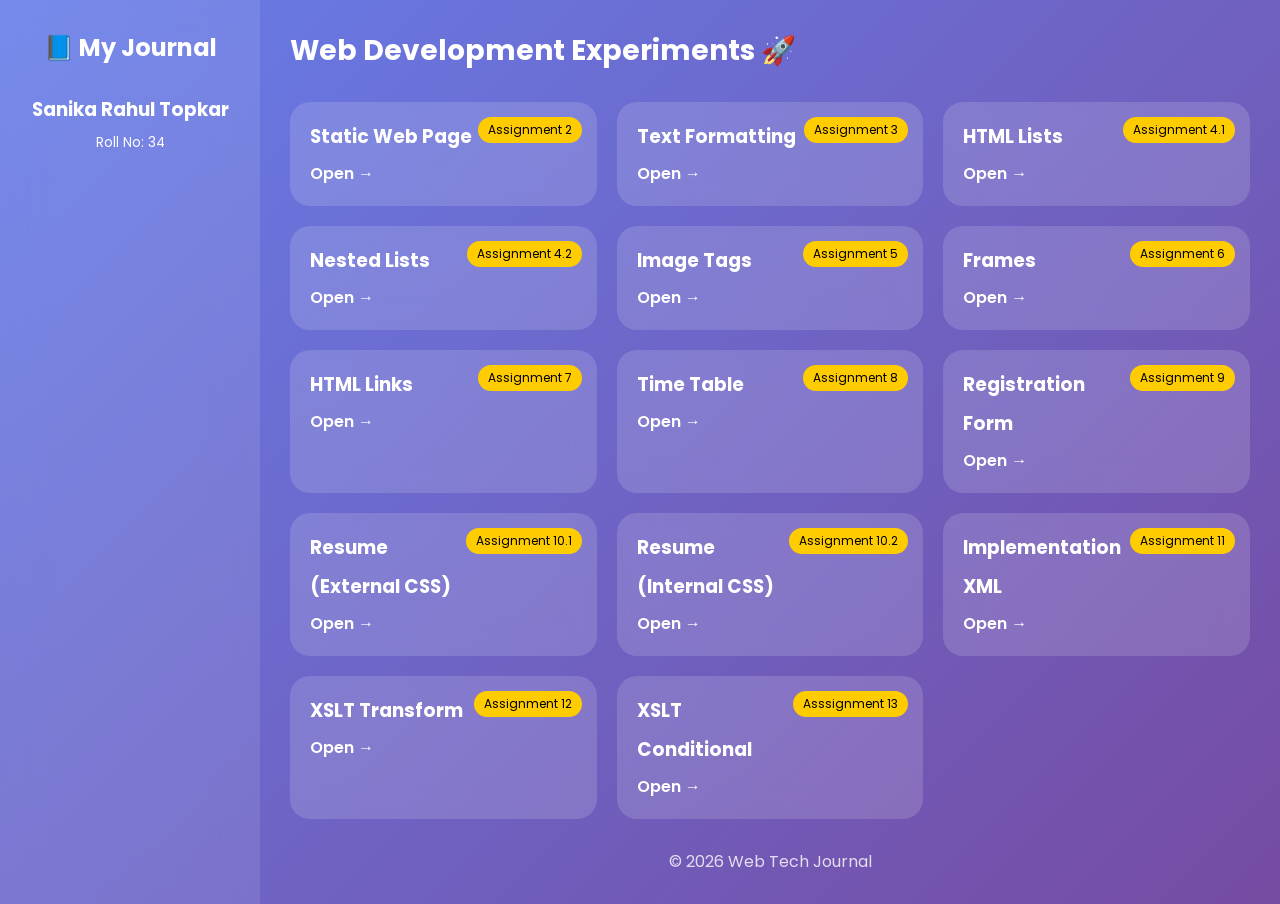
<file: All Assignments/index.html>
<!DOCTYPE html>
<html lang="en">
<head>
<meta charset="UTF-8">
<meta name="viewport" content="width=device-width, initial-scale=1.0">
<title>Web Tech Dashboard</title>

<link href="https://fonts.googleapis.com/css2?family=Poppins:wght@300;400;600&display=swap" rel="stylesheet">

<style>
*{
    margin:0;
    padding:0;
    box-sizing:border-box;
    font-family:'Poppins',sans-serif;
}

body{
    background: linear-gradient(135deg,#667eea,#764ba2);
    min-height:100vh;
    display:flex;
}

/* SIDEBAR */
.sidebar{
    width:260px;
    background: rgba(255,255,255,0.1);
    backdrop-filter: blur(20px);
    padding:30px 20px;
    color:#fff;
}

.sidebar h2{
    text-align:center;
    margin-bottom:30px;
}

.profile{
    text-align:center;
    margin-bottom:30px;
}

.profile h3{
    margin-bottom:5px;
}

/* MAIN */
.main{
    flex:1;
    padding:30px;
}

/* HEADER */
.header{
    display:flex;
    justify-content:space-between;
    align-items:center;
    margin-bottom:30px;
    color:#fff;
}

.header h1{
    font-size:28px;
}

/* GRID */
.grid{
    display:grid;
    grid-template-columns: repeat(auto-fit,minmax(250px,1fr));
    gap:20px;
}

/* CARD */
.card{
    background: rgba(255,255,255,0.15);
    backdrop-filter: blur(15px);
    border-radius:20px;
    padding:20px;
    color:#fff;
    transition:0.3s;
    position:relative;
    overflow:hidden;
}

.card:hover{
    transform:translateY(-8px) scale(1.02);
    background: rgba(255,255,255,0.25);
}

.card h3{
    margin-bottom:10px;
}

.card a{
    text-decoration:none;
    color:#fff;
    font-weight:600;
}

/* TAG */
.tag{
    position:absolute;
    top:15px;
    right:15px;
    font-size:12px;
    background:#ffcc00;
    color:#000;
    padding:4px 10px;
    border-radius:20px;
}

/* FOOTER */
.footer{
    margin-top:30px;
    text-align:center;
    color:#fff;
    opacity:0.8;
}

/* RESPONSIVE */
@media(max-width:768px){
    .sidebar{
        display:none;
    }
}
</style>
</head>

<body>

<!-- SIDEBAR -->
<div class="sidebar">
    <h2>📘 My Journal</h2>

    <div class="profile">
        <h3>Sanika Rahul Topkar</h3>
        <small>Roll No: 34</small>
    </div>
</div>

<!-- MAIN -->
<div class="main">

    <div class="header">
        <h1>Web Development Experiments 🚀</h1>
    </div>

    <div class="grid">

        <div class="card">
            <span class="tag">Assignment 2</span>
            <h3>Static Web Page</h3>
            <a href="../Static Demo.html">Open →</a>
        </div>

        <div class="card">
            <span class="tag">Assignment 3</span>
            <h3>Text Formatting</h3>
            <a href="../Text Formating.html">Open →</a>
        </div>

        <div class="card">
            <span class="tag">Assignment 4.1</span>
            <h3>HTML Lists</h3>
            <a href="../Lists.html">Open →</a>
        </div>

        <div class="card">
            <span class="tag">Assignment 4.2</span>
            <h3>Nested Lists</h3>
            <a href="../Nested Lists.html">Open →</a>
        </div>

        <div class="card">
            <span class="tag">Assignment 5</span>
            <h3>Image Tags</h3>
            <a href="../Image tag.html">Open →</a>
        </div>

        <div class="card">
            <span class="tag">Assignment 6</span>
            <h3>Frames</h3>
            <a href="../Frames.html">Open →</a>
        </div>

        <div class="card">
            <span class="tag">Assignment 7</span>
            <h3>HTML Links</h3>
            <a href="../Link.html">Open →</a>
        </div>

        <div class="card">
            <span class="tag">Assignment 8</span>
            <h3>Time Table</h3>
            <a href="../Timetable.html">Open →</a>
        </div>

        <div class="card">
            <span class="tag">Assignment 9</span>
            <h3>Registration</h3>
             <h3>Form</h3>
            <a href="../Form.html">Open →</a>
        </div>

        <div class="card">
            <span class="tag">Assignment 10.1</span>
            <h3>Resume </h3>
             <h3>(External CSS)</h3>
            <a href="../Resume.html">Open →</a>
        </div>

        <div class="card">
            <span class="tag">Assignment 10.2</span>
            <h3>Resume</h3>
            <h3>(Internal CSS)</h3>
            <a href="../InResume.html">Open →</a>
        </div>

        <div class="card">
            <span class="tag">Assignment 11</span>
            <h3>Implementation</h3>
            <h3>XML</h3>
            <a href="../Assignment 11/student.xml">Open →</a>
        </div>

        <div class="card">
            <span class="tag">Assignment 12</span>
            <h3>XSLT Transform</h3>
            <a href="../Assignment 12/cat.xml">Open →</a>
        </div>

        <div class="card">
            <span class="tag">Asssignment 13</span>
            <h3>XSLT</h3>
            <h3>Conditional</h3>
            <a href="../Assignment 13/student.xml">Open →</a>
        </div>

    </div>

    <div class="footer">
        © 2026 Web Tech Journal
    </div>

</div>

</body>
</html>
</file>
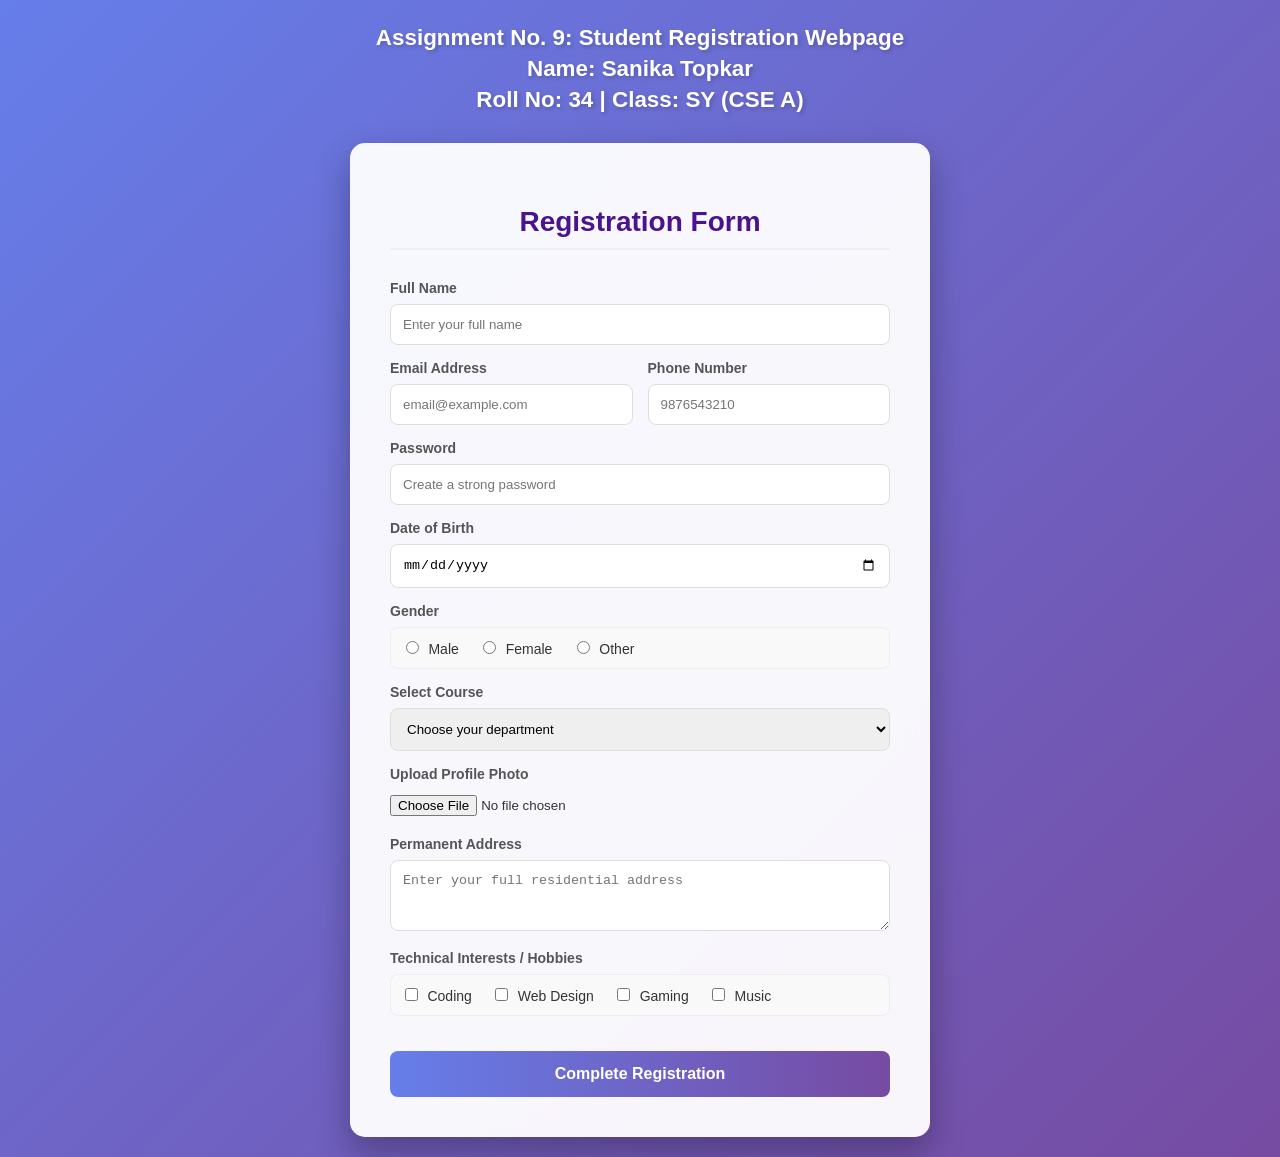
<file: Form.html>
<!DOCTYPE html>
<html lang="en">
<head>
    <meta charset="UTF-8">
    <meta name="viewport" content="width=device-width, initial-scale=1.0">
    <title>Modern Student Registration</title>
    <style>
        /* Base Styling */
        body {
            font-family: 'Segoe UI', Tahoma, Geneva, Verdana, sans-serif;
            background: linear-gradient(135deg, #667eea 0%, #764ba2 100%);
            min-height: 100vh;
            display: flex;
            flex-direction: column;
            align-items: center;
            padding: 20px;
            margin: 0;
            color: #333;
        }

        /* Assignment Header */
        .header-info {
            text-align: center;
            color: white;
            margin-bottom: 25px;
            text-shadow: 2px 2px 4px rgba(0,0,0,0.2);
        }

        .header-info h2 { margin: 5px 0; font-size: 1.4rem; }

        /* Form Container */
        .form-container {
            width: 100%;
            max-width: 500px;
            background: rgba(255, 255, 255, 0.95);
            padding: 40px;
            border-radius: 15px;
            box-shadow: 0 15px 35px rgba(0,0,0,0.3);
            backdrop-filter: blur(10px);
        }

        .form-container h2 {
            text-align: center;
            color: #4a148c;
            margin-bottom: 30px;
            font-size: 28px;
            border-bottom: 2px solid #eee;
            padding-bottom: 10px;
        }

        /* Form Layout */
        .form-group {
            margin-bottom: 15px;
        }

        label {
            display: block;
            font-weight: 600;
            margin-bottom: 8px;
            color: #555;
            font-size: 14px;
        }

        input[type="text"],
        input[type="email"],
        input[type="password"],
        input[type="tel"],
        input[type="date"],
        select,
        textarea {
            width: 100%;
            padding: 12px;
            border: 1.5px solid #ddd;
            border-radius: 8px;
            box-sizing: border-box; /* Ensures padding doesn't affect width */
            transition: all 0.3s ease;
            outline: none;
        }

        input:focus, select:focus, textarea:focus {
            border-color: #667eea;
            box-shadow: 0 0 8px rgba(102, 126, 234, 0.2);
        }

        /* Radio & Checkbox Styling */
        .inline-group {
            background: #f9f9f9;
            padding: 10px;
            border-radius: 8px;
            border: 1px solid #eee;
        }

        .inline-group input {
            margin-right: 5px;
            cursor: pointer;
        }

        .inline-group span {
            margin-right: 15px;
            font-size: 14px;
        }

        /* Submit Button */
        input[type="submit"] {
            width: 100%;
            background: linear-gradient(to right, #667eea, #764ba2);
            color: white;
            padding: 14px;
            border: none;
            border-radius: 8px;
            font-size: 16px;
            font-weight: bold;
            cursor: pointer;
            margin-top: 20px;
            transition: transform 0.2s, box-shadow 0.2s;
        }

        input[type="submit"]:hover {
            transform: translateY(-2px);
            box-shadow: 0 5px 15px rgba(0,0,0,0.2);
        }

        input[type="submit"]:active {
            transform: translateY(0);
        }

    </style>
</head>

<body>

<div class="header-info">
    <h2>Assignment No. 9: Student Registration Webpage</h2>
    <h2>Name: Sanika Topkar</h2>
    <h2>Roll No: 34 | Class: SY (CSE A)</h2>
</div>

<div class="form-container">
    <h2>Registration Form</h2>

    <form action="#">
        <div class="form-group">
            <label>Full Name</label>
            <input type="text" placeholder="Enter your full name" required>
        </div>

        <div style="display: flex; gap: 15px;">
            <div class="form-group" style="flex: 1;">
                <label>Email Address</label>
                <input type="email" placeholder="email@example.com" required>
            </div>
            <div class="form-group" style="flex: 1;">
                <label>Phone Number</label>
                <input type="tel" placeholder="9876543210" pattern="[0-9]{10}">
            </div>
        </div>

        <div class="form-group">
            <label>Password</label>
            <input type="password" placeholder="Create a strong password" required>
        </div>

        <div class="form-group">
            <label>Date of Birth</label>
            <input type="date" required>
        </div>

        <div class="form-group">
            <label>Gender</label>
            <div class="inline-group">
                <input type="radio" name="gender" id="m"> <span>Male</span>
                <input type="radio" name="gender" id="f"> <span>Female</span>
                <input type="radio" name="gender" id="o"> <span>Other</span>
            </div>
        </div>

        <div class="form-group">
            <label>Select Course</label>
            <select required>
                <option value="" disabled selected>Choose your department</option>
                <option>Computer Science & Engineering</option>
                <option>Artificial Intelligence & ML</option>
                <option>Information Technology</option>
                <option>ENTC</option>
                <option>Civil Engineering</option>
            </select>
        </div>

        <div class="form-group">
            <label>Upload Profile Photo</label>
            <input type="file" style="border:none; padding: 5px 0;">
        </div>

        <div class="form-group">
            <label>Permanent Address</label>
            <textarea rows="3" placeholder="Enter your full residential address"></textarea>
        </div>

        <div class="form-group">
            <label>Technical Interests / Hobbies</label>
            <div class="inline-group">
                <input type="checkbox"> <span>Coding</span>
                <input type="checkbox"> <span>Web Design</span>
                <input type="checkbox"> <span>Gaming</span>
                <input type="checkbox"> <span>Music</span>
            </div>
        </div>

        <input type="submit" value="Complete Registration">
    </form>
</div>

</body>
</html>
</file>
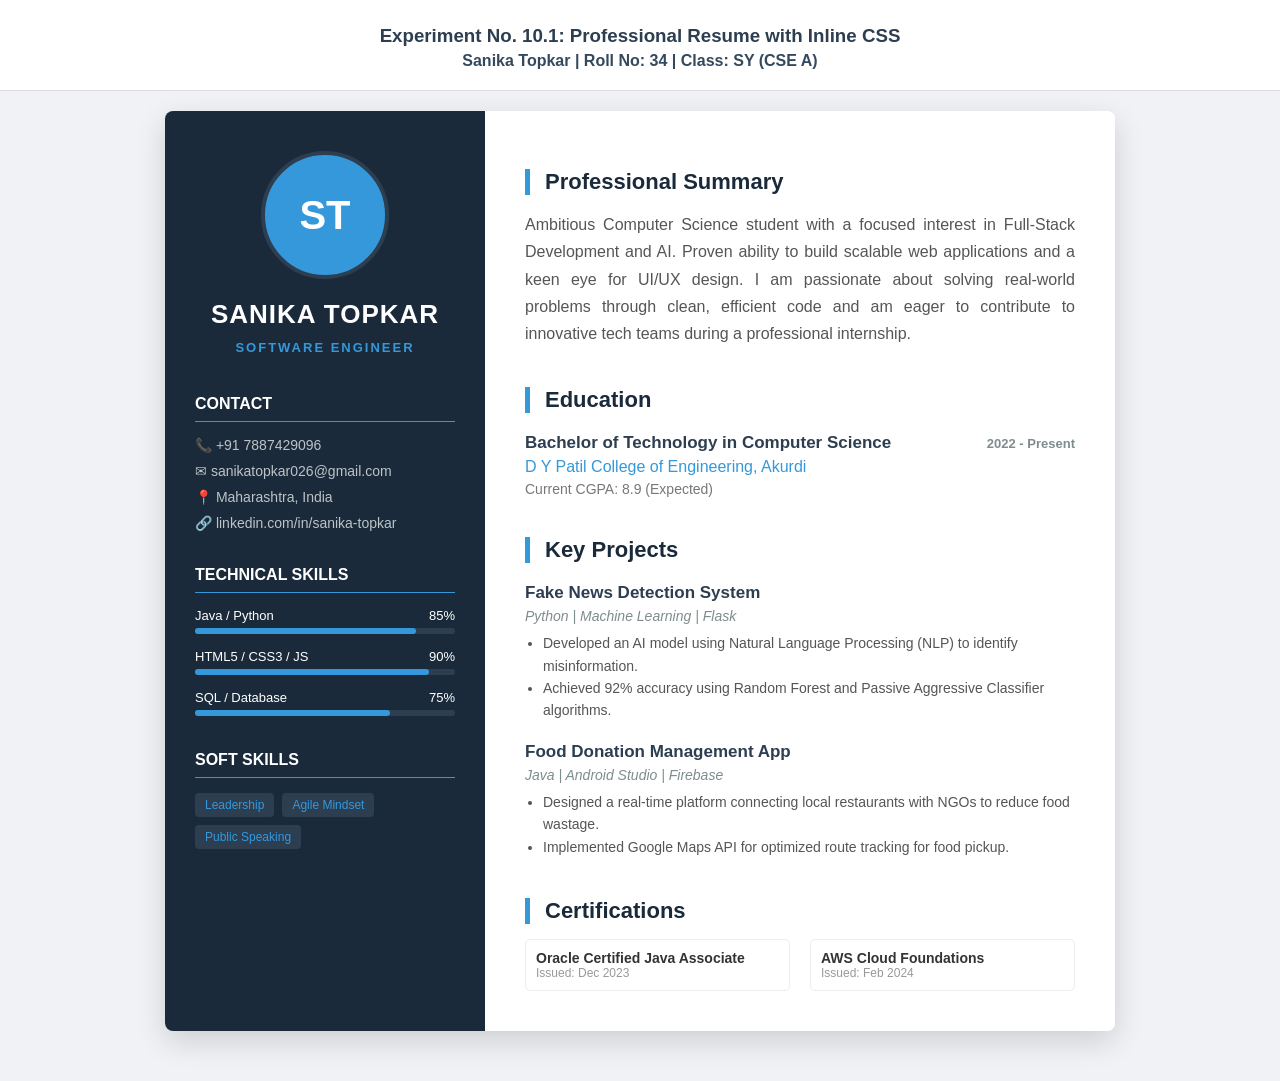
<file: InResume.html>
<!DOCTYPE html>
<html lang="en">
<head>
    <meta charset="UTF-8">
    <meta name="viewport" content="width=device-width, initial-scale=1.0">
    <title>Professional Resume - Sanika Topkar</title>
</head>
<body style="margin: 0; font-family: 'Segoe UI', Roboto, Helvetica, Arial, sans-serif; background: #f0f2f5; color: #333;">

    <div style="text-align: center; padding: 20px; background: white; border-bottom: 1px solid #ddd; margin-bottom: 20px;">
        <h3 style="margin: 5px 0; color: #2c3e50;">Experiment No. 10.1: Professional Resume with Inline CSS</h3>
        <p style="margin: 0; font-weight: bold; color: #34495e;">Sanika Topkar | Roll No: 34 | Class: SY (CSE A)</p>
    </div>

    <div style="max-width: 950px; margin: 0 auto 50px auto; background: white; display: grid; grid-template-columns: 320px 1fr; box-shadow: 0 10px 30px rgba(0,0,0,0.15); border-radius: 8px; overflow: hidden;">
        
        <div style="background: #1a2a3a; color: white; padding: 40px 30px;">
            
            <div style="width: 120px; height: 120px; background: #3498db; border-radius: 50%; margin: 0 auto 20px; display: flex; align-items: center; justify-content: center; font-size: 40px; font-weight: bold; border: 4px solid #2c3e50;">
                ST
            </div>

            <div style="text-align: center; margin-bottom: 40px;">
                <h1 style="margin: 0; font-size: 26px; letter-spacing: 1px;">SANIKA TOPKAR</h1>
                <p style="color: #3498db; font-weight: bold; text-transform: uppercase; letter-spacing: 2px; margin-top: 10px; font-size: 13px;">Software Engineer</p>
            </div>

            <div style="margin-bottom: 35px;">
                <h3 style="border-bottom: 1px solid #3498db; padding-bottom: 8px; margin-bottom: 15px; font-size: 16px; text-transform: uppercase;">Contact</h3>
                <p style="font-size: 14px; margin: 10px 0; color: #bdc3c7;">📞 +91 7887429096</p>
                <p style="font-size: 14px; margin: 10px 0; color: #bdc3c7;">✉ sanikatopkar026@gmail.com</p>
                <p style="font-size: 14px; margin: 10px 0; color: #bdc3c7;">📍 Maharashtra, India</p>
                <p style="font-size: 14px; margin: 10px 0; color: #bdc3c7;">🔗 linkedin.com/in/sanika-topkar</p>
            </div>

            <div style="margin-bottom: 35px;">
                <h3 style="border-bottom: 1px solid #3498db; padding-bottom: 8px; margin-bottom: 15px; font-size: 16px; text-transform: uppercase;">Technical Skills</h3>
                
                <div style="margin-bottom: 15px;">
                    <div style="display: flex; justify-content: space-between; font-size: 13px; margin-bottom: 5px;"><span>Java / Python</span><span>85%</span></div>
                    <div style="height: 6px; background: #2c3e50; border-radius: 10px;"><div style="width: 85%; height: 100%; background: #3498db; border-radius: 10px;"></div></div>
                </div>

                <div style="margin-bottom: 15px;">
                    <div style="display: flex; justify-content: space-between; font-size: 13px; margin-bottom: 5px;"><span>HTML5 / CSS3 / JS</span><span>90%</span></div>
                    <div style="height: 6px; background: #2c3e50; border-radius: 10px;"><div style="width: 90%; height: 100%; background: #3498db; border-radius: 10px;"></div></div>
                </div>

                <div style="margin-bottom: 15px;">
                    <div style="display: flex; justify-content: space-between; font-size: 13px; margin-bottom: 5px;"><span>SQL / Database</span><span>75%</span></div>
                    <div style="height: 6px; background: #2c3e50; border-radius: 10px;"><div style="width: 75%; height: 100%; background: #3498db; border-radius: 10px;"></div></div>
                </div>
            </div>

            <div>
                <h3 style="border-bottom: 1px solid #3498db; padding-bottom: 8px; margin-bottom: 15px; font-size: 16px; text-transform: uppercase;">Soft Skills</h3>
                <div style="display: flex; flex-wrap: wrap; gap: 8px;">
                    <span style="background: #2c3e50; padding: 5px 10px; border-radius: 4px; font-size: 12px; color: #3498db;">Leadership</span>
                    <span style="background: #2c3e50; padding: 5px 10px; border-radius: 4px; font-size: 12px; color: #3498db;">Agile Mindset</span>
                    <span style="background: #2c3e50; padding: 5px 10px; border-radius: 4px; font-size: 12px; color: #3498db;">Public Speaking</span>
                </div>
            </div>
        </div>

        <div style="padding: 40px; background: #ffffff;">
            
            <div style="margin-bottom: 40px;">
                <h2 style="color: #1a2a3a; font-size: 22px; border-left: 5px solid #3498db; padding-left: 15px; margin-bottom: 15px;">Professional Summary</h2>
                <p style="line-height: 1.7; color: #555; text-align: justify;">
                    Ambitious Computer Science student with a focused interest in Full-Stack Development and AI. 
                    Proven ability to build scalable web applications and a keen eye for UI/UX design. 
                    I am passionate about solving real-world problems through clean, efficient code and 
                    am eager to contribute to innovative tech teams during a professional internship.
                </p>
            </div>

            <div style="margin-bottom: 40px;">
                <h2 style="color: #1a2a3a; font-size: 22px; border-left: 5px solid #3498db; padding-left: 15px; margin-bottom: 20px;">Education</h2>
                <div style="margin-bottom: 15px;">
                    <div style="display: flex; justify-content: space-between; align-items: baseline;">
                        <h3 style="margin: 0; font-size: 17px; color: #2c3e50;">Bachelor of Technology in Computer Science</h3>
                        <span style="font-size: 13px; color: #7f8c8d; font-weight: bold;">2022 - Present</span>
                    </div>
                    <p style="margin: 5px 0; color: #3498db; font-weight: 500;">D Y Patil College of Engineering, Akurdi</p>
                    <p style="margin: 0; font-size: 14px; color: #777;">Current CGPA: 8.9 (Expected)</p>
                </div>
            </div>

            <div style="margin-bottom: 40px;">
                <h2 style="color: #1a2a3a; font-size: 22px; border-left: 5px solid #3498db; padding-left: 15px; margin-bottom: 20px;">Key Projects</h2>
                
                <div style="margin-bottom: 20px;">
                    <h3 style="margin: 0 0 5px 0; font-size: 17px; color: #2c3e50;">Fake News Detection System</h3>
                    <p style="margin: 0 0 8px 0; font-size: 14px; color: #7f8c8d; font-style: italic;">Python | Machine Learning | Flask</p>
                    <ul style="margin: 0; padding-left: 18px; color: #555; line-height: 1.6; font-size: 14px;">
                        <li>Developed an AI model using Natural Language Processing (NLP) to identify misinformation.</li>
                        <li>Achieved 92% accuracy using Random Forest and Passive Aggressive Classifier algorithms.</li>
                    </ul>
                </div>

                <div style="margin-bottom: 20px;">
                    <h3 style="margin: 0 0 5px 0; font-size: 17px; color: #2c3e50;">Food Donation Management App</h3>
                    <p style="margin: 0 0 8px 0; font-size: 14px; color: #7f8c8d; font-style: italic;">Java | Android Studio | Firebase</p>
                    <ul style="margin: 0; padding-left: 18px; color: #555; line-height: 1.6; font-size: 14px;">
                        <li>Designed a real-time platform connecting local restaurants with NGOs to reduce food wastage.</li>
                        <li>Implemented Google Maps API for optimized route tracking for food pickup.</li>
                    </ul>
                </div>
            </div>

            <div>
                <h2 style="color: #1a2a3a; font-size: 22px; border-left: 5px solid #3498db; padding-left: 15px; margin-bottom: 15px;">Certifications</h2>
                <div style="display: flex; gap: 20px; flex-wrap: wrap;">
                    <div style="border: 1px solid #eee; padding: 10px; border-radius: 5px; flex: 1; min-width: 200px;">
                        <p style="margin: 0; font-weight: bold; font-size: 14px;">Oracle Certified Java Associate</p>
                        <p style="margin: 0; font-size: 12px; color: #999;">Issued: Dec 2023</p>
                    </div>
                    <div style="border: 1px solid #eee; padding: 10px; border-radius: 5px; flex: 1; min-width: 200px;">
                        <p style="margin: 0; font-weight: bold; font-size: 14px;">AWS Cloud Foundations</p>
                        <p style="margin: 0; font-size: 12px; color: #999;">Issued: Feb 2024</p>
                    </div>
                </div>
            </div>

        </div>
    </div>

</body>
</html>
</file>
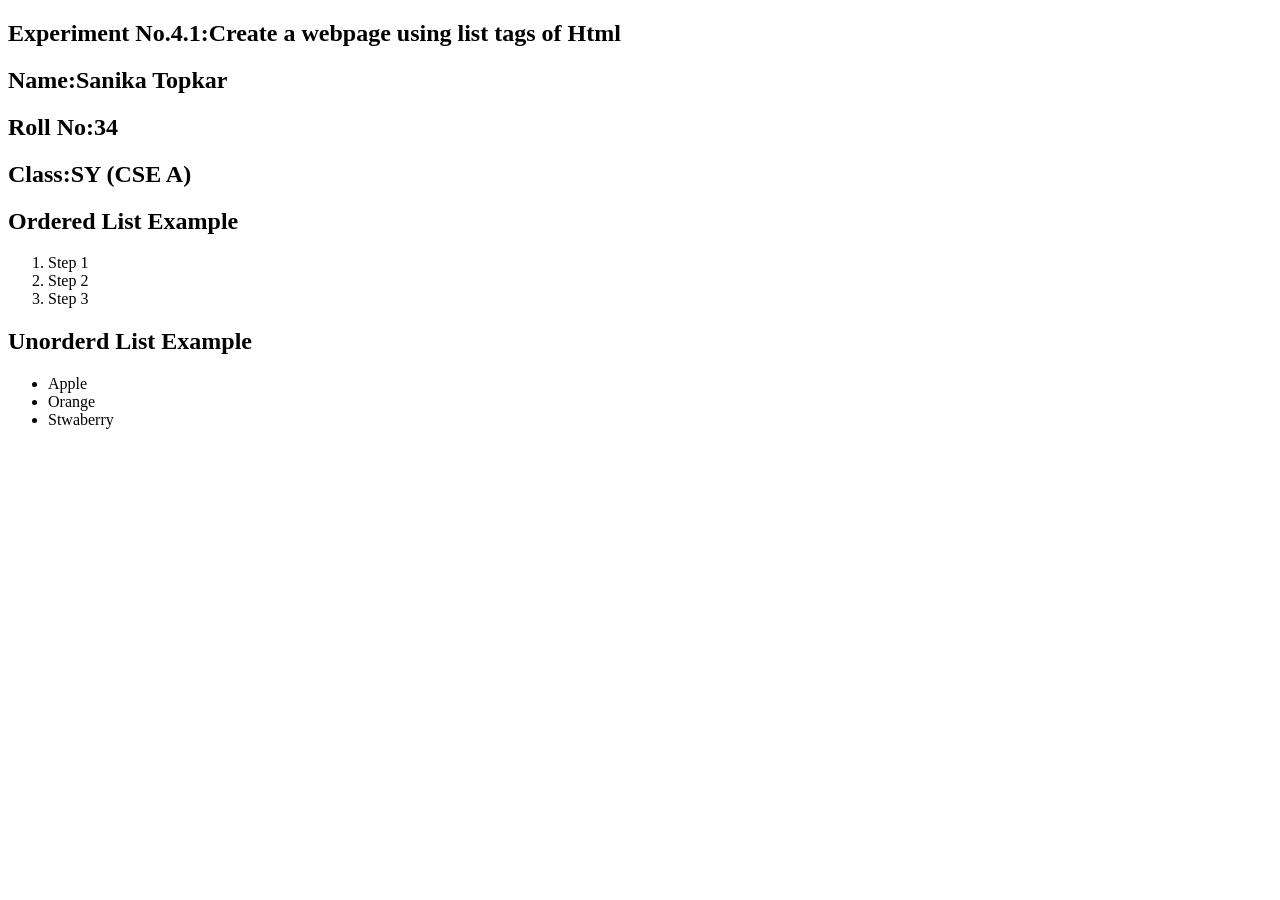
<file: Lists.html>
<!DOCTYPE html>
<html>
  <head>
    <title>HTML Lists</title>
  </head>
  <body>
    <h2>Experiment No.4.1:Create a webpage using list tags of Html</h2>
<h2>Name:Sanika Topkar</h2>
 <h2>Roll No:34</h2>
 <h2>Class:SY (CSE A)</h2>
    <h2>Ordered List Example</h2>
    <ol>
        <li>Step 1</li>
        <li>Step 2</li>
        <li>Step 3</li>
    </ol>

    <h2>Unorderd List Example</h2>
    <ul>
        <li>Apple</li>
        <li>Orange</li>
        <li>Stwaberry</li>
    </ul>
  </body>
</html>
</file>
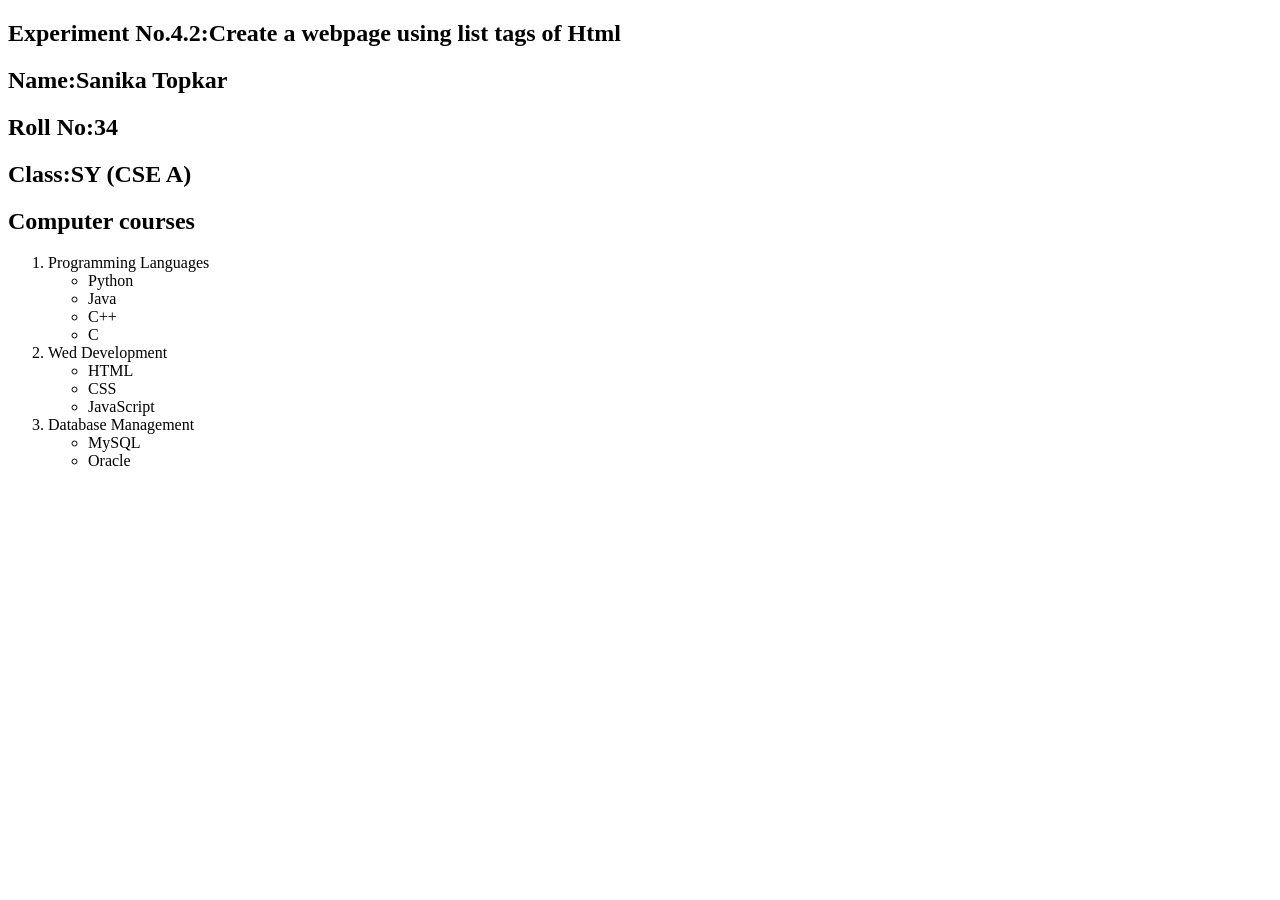
<file: Nested Lists.html>
<!DOCTYPE html>
<html>
<head>
    <title>Nested Lists</title>
</head>
<body>
    <h2>Experiment No.4.2:Create a webpage using list tags of Html</h2>
<h2>Name:Sanika Topkar</h2>
 <h2>Roll No:34</h2>
 <h2>Class:SY (CSE A)</h2>
    <h2>Computer courses</h2>
    <ol>
        <li>Programming Languages
            <ul>
                <li>Python</li>
                <li>Java</li>
                <li>C++</li>
                <li>C</li>
            </ul>
        </li>
        <li>Wed Development
            <ul>
                <li>HTML</li>
                <li>CSS</li>
                <li>JavaScript</li>
            </ul>
        </li>
        <li>Database Management
            <ul>
                <li>MySQL</li>
                <li>Oracle</li>
            </ul>
        </li>

    </ol>
</body>
</html>
</file>
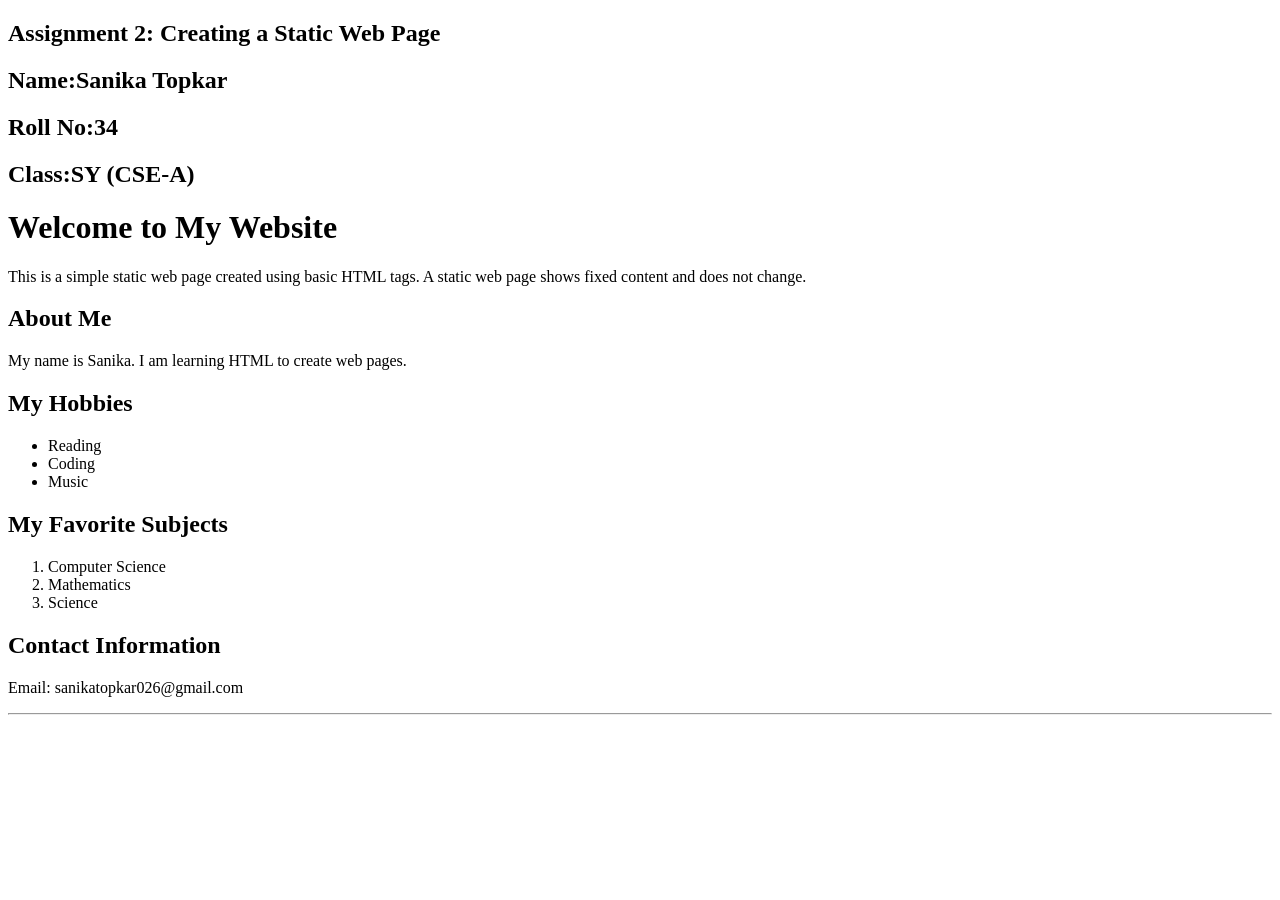
<file: Static Demo.html>
<!DOCTYPE html>
<html>
<head>
    <title>My Static Web Page</title>
</head>

<body>
<h2>Assignment 2: Creating a Static Web Page</h2>
<h2>Name:Sanika Topkar</h2>
<h2>Roll No:34</h2>
<h2>Class:SY (CSE-A)</h2>

    <h1>Welcome to My Website</h1>

    <p>
        This is a simple static web page created using basic HTML tags.
        A static web page shows fixed content and does not change.
    </p>

    <h2>About Me</h2>
    <p>
        My name is Sanika. I am learning HTML to create web pages.
    </p>

    <h2>My Hobbies</h2>
    <ul>
        <li>Reading</li>
        <li>Coding</li>
        <li>Music</li>
    </ul>

    <h2>My Favorite Subjects</h2>
    <ol>
        <li>Computer Science</li>
        <li>Mathematics</li>
        <li>Science</li>
    </ol>

    <h2>Contact Information</h2>
    <p>
        Email: sanikatopkar026@gmail.com
    </p>

    <hr>

</body>
</html>
</file>
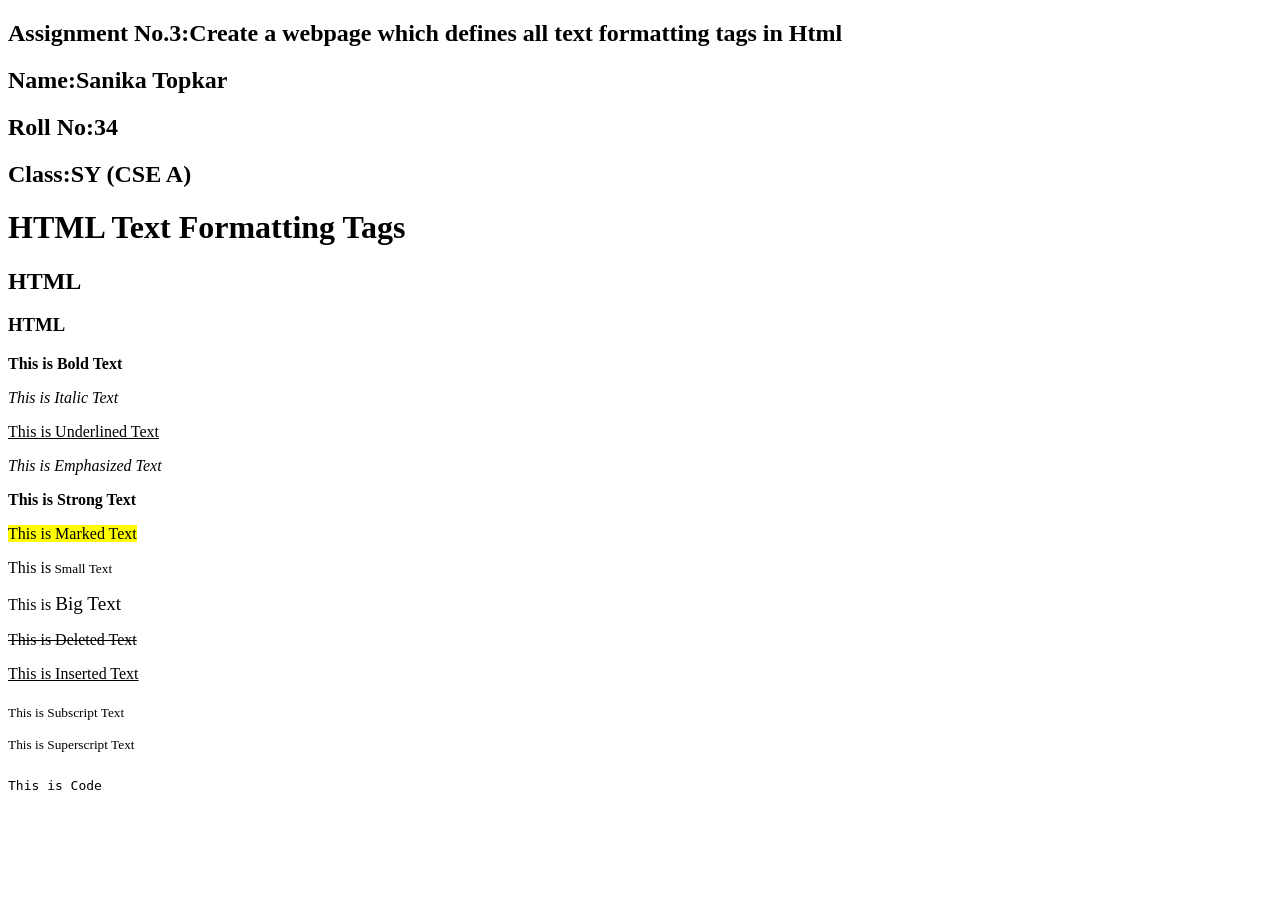
<file: Text Formating.html>
<!DOCTYPE html>
<html>
    <head>
        <title>HTML Text Formatting Tags</title>
    </head>
    <body>
        <h2>Assignment No.3:Create a webpage which defines all text formatting tags in Html</h2>
<h2>Name:Sanika Topkar</h2>
 <h2>Roll No:34</h2>
 <h2>Class:SY (CSE A)</h2>
        <h1>HTML Text Formatting Tags</h1>
        <h2>HTML</h2>
        <h3>HTML</h3>
        <p><b>This is Bold Text</b></p>
        <p><i>This is Italic Text</i></p>
        <p><u>This is Underlined Text</u></p>
        <p><em>This is Emphasized Text</em></p>
        <p><strong>This is Strong Text</strong></p>
        <p><mark>This is Marked Text</mark></p>
        <p>This is<small> Small Text </small></P>
        <p>This is <big> Big Text </big></p>
        <p><del>This is Deleted Text</del></p>
        <p><ins>This is Inserted Text</ins></p>
        <p><sub>This is Subscript Text</sub></p>
        <p><sup>This is Superscript Text</sup></p>
        <p><code>This is Code</code></p>


    </body>
</html>
</file>
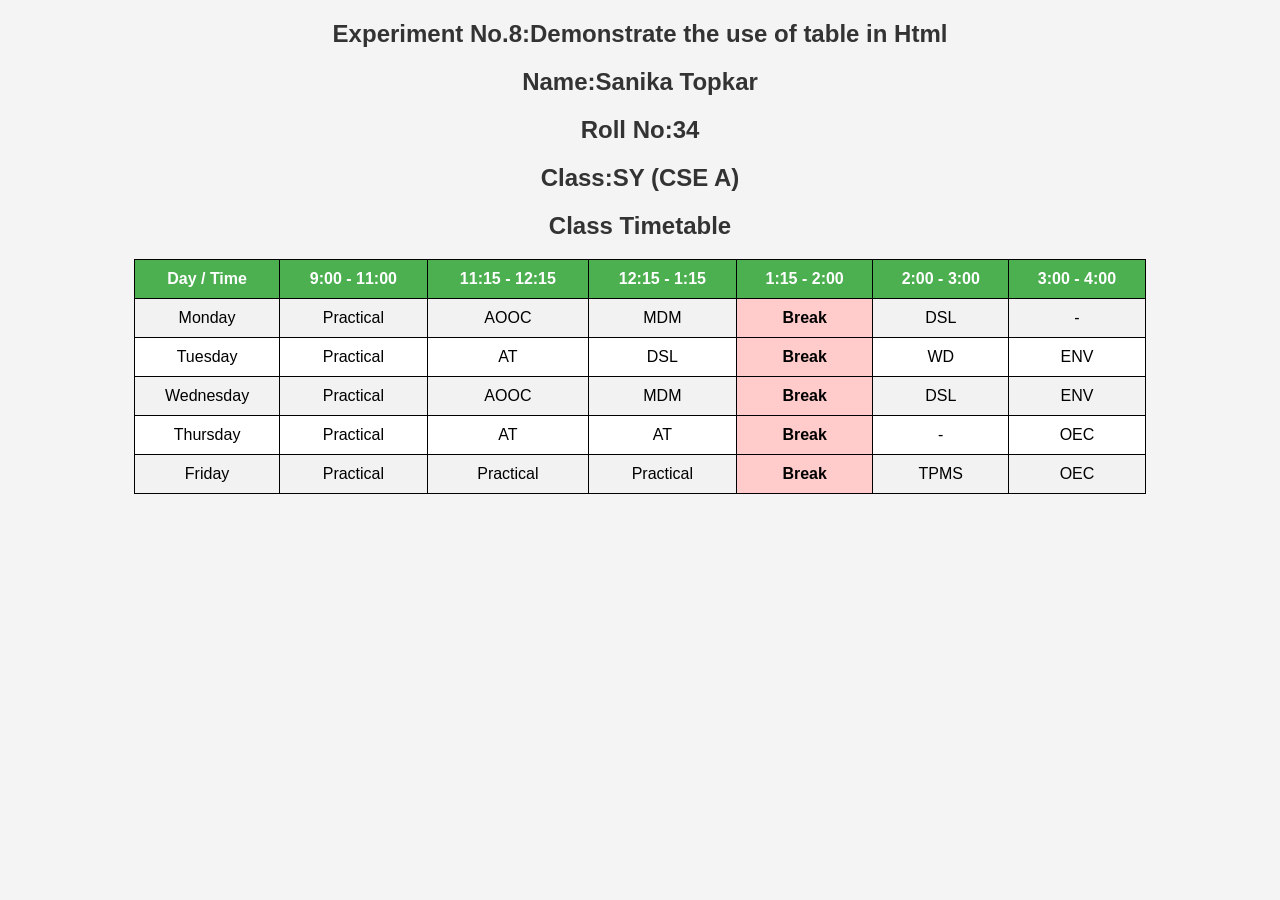
<file: Timetable.html>
<!DOCTYPE html>
<html>
<head>
    <title>Class Timetable</title>

    <style>
        body {
            font-family: Arial, sans-serif;
            background-color: #f4f4f4;
            text-align: center;
        }

        h2 {
            color: #333;
        }

        table {
            margin: auto;
            border-collapse: collapse;
            width: 80%;
            background-color: white;
        }

        th, td {
            border: 1px solid black;
            padding: 10px;
            text-align: center;
        }

        th {
            background-color: #4CAF50;
            color: white;
        }

        tr:nth-child(even) {
            background-color: #f2f2f2;
        }

        .break {
            background-color: #ffcccb;
            font-weight: bold;
        }
    </style>
</head>

<body>
    <h2>Experiment No.8:Demonstrate the use of table in Html</h2>
<h2>Name:Sanika Topkar</h2>
 <h2>Roll No:34</h2>
 <h2>Class:SY (CSE A)</h2>

    <h2>Class Timetable</h2>

    <table>
        <tr>
            <th>Day / Time</th>
            <th>9:00 - 11:00</th>
            <th>11:15 - 12:15</th>
            <th>12:15 - 1:15</th>
            <th>1:15 - 2:00</th>
            <th>2:00 - 3:00</th>
            <th>3:00 - 4:00</th>
        </tr>

        <tr>
            <td>Monday</td>
            <td>Practical</td>
            <td>AOOC</td>
            <td>MDM</td>
            <td class="break">Break</td>
            <td>DSL</td>
            <td>-</td>
        </tr>

        <tr>
            <td>Tuesday</td>
            <td>Practical</td>
            <td>AT</td>
            <td>DSL</td>
            <td class="break">Break</td>
            <td>WD</td>
            <td>ENV</td>
        </tr>

        <tr>
            <td>Wednesday</td>
            <td>Practical</td>
            <td>AOOC</td>
            <td>MDM</td>
            <td class="break">Break</td>
            <td>DSL</td>
            <td>ENV</td>
        </tr>

        <tr>
            <td>Thursday</td>
            <td>Practical</td>
            <td>AT</td>
            <td>AT</td>
            <td class="break">Break</td>
            <td>-</td>
            <td>OEC</td>
        </tr>

        <tr>
            <td>Friday</td>
            <td>Practical</td>
            <td>Practical</td>
            <td>Practical</td>
            <td class="break">Break</td>
            <td>TPMS</td>
            <td>OEC</td>
        </tr>

    </table>

</body>
</html>
</file>
